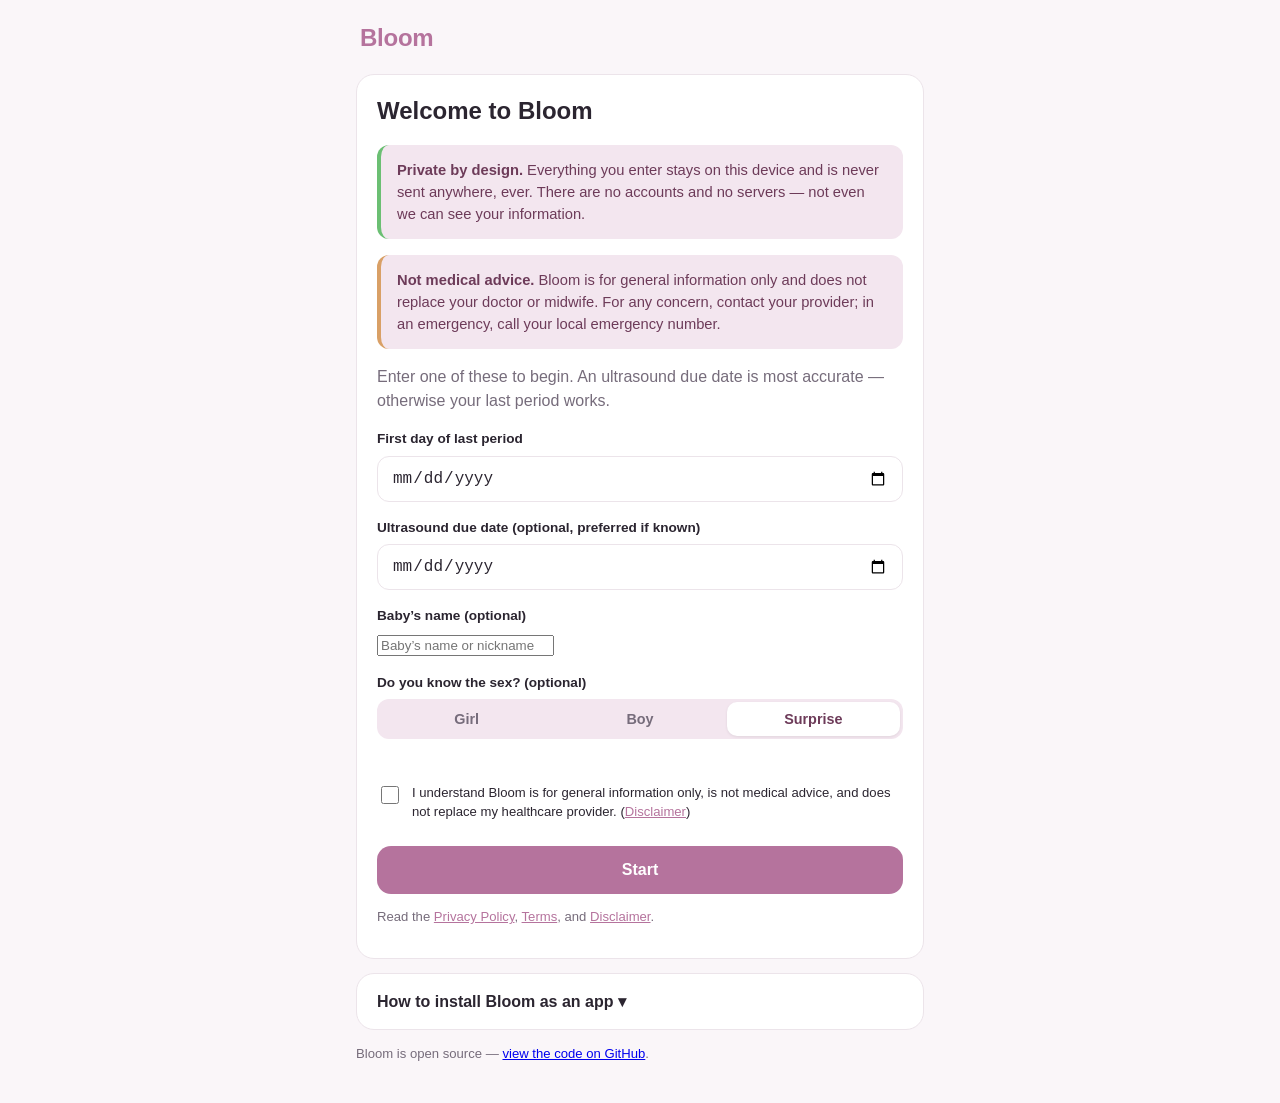
<file: index.html>
<!DOCTYPE html>
<html lang="en">
<head>
  <meta charset="UTF-8" />
  <meta name="viewport" content="width=device-width, initial-scale=1.0, viewport-fit=cover" />
  <title>Bloom</title>

  <link rel="manifest" href="manifest.json" />
  <meta name="theme-color" media="(prefers-color-scheme: light)" content="#b5739d" />
  <meta name="theme-color" media="(prefers-color-scheme: dark)" content="#18141a" />

  <meta name="apple-mobile-web-app-capable" content="yes" />
  <meta name="apple-mobile-web-app-status-bar-style" content="black-translucent" />
  <meta name="apple-mobile-web-app-title" content="Bloom" />
  <link rel="apple-touch-icon" href="icon-180.png" />

  <link rel="stylesheet" href="styles.css" />
</head>
<body>
  <div id="app"></div>

  <script src="weekContent.js"></script>
  <script src="foodDatabase.js"></script>
  <script src="logOptions.js"></script>
  <script src="symptomRelief.js"></script>
  <script src="listTemplates.js"></script>
  <script src="gestational.js"></script>
  <script src="charts.js"></script>
  <script src="db.js"></script>
  <script src="birthPlan.js"></script>
  <script src="app.js"></script>
  <script>
    if ('serviceWorker' in navigator) {
      window.addEventListener('load', async () => {
        try {
          const reg = await navigator.serviceWorker.register('sw.js');
          window.__bloomSW = reg;

          // Force an update check now, and hourly while the app stays open.
          reg.update().catch(() => {});
          setInterval(() => reg.update().catch(() => {}), 60 * 60 * 1000);

          const hadController = !!navigator.serviceWorker.controller;
          let banner = false;
          function showUpdateBanner() {
            if (banner) return;
            banner = true;
            const bar = document.createElement('div');
            bar.className = 'update-banner';
            const msg = document.createElement('span');
            msg.textContent = 'A new version of Bloom is ready.';
            const btn = document.createElement('button');
            btn.textContent = 'Refresh';
            btn.onclick = () => location.reload();
            bar.appendChild(msg);
            bar.appendChild(btn);
            document.body.appendChild(bar);
          }

          // A newly installed worker while one already controls the page = update.
          reg.addEventListener('updatefound', () => {
            const nw = reg.installing;
            if (!nw) return;
            nw.addEventListener('statechange', () => {
              if (nw.state === 'installed' && navigator.serviceWorker.controller) {
                showUpdateBanner();
              }
            });
          });
          navigator.serviceWorker.addEventListener('controllerchange', () => {
            if (hadController) showUpdateBanner();
          });
        } catch (e) {
          /* offline or unsupported — app still works */
        }
      });
    }
  </script>
</body>
</html>
</file>
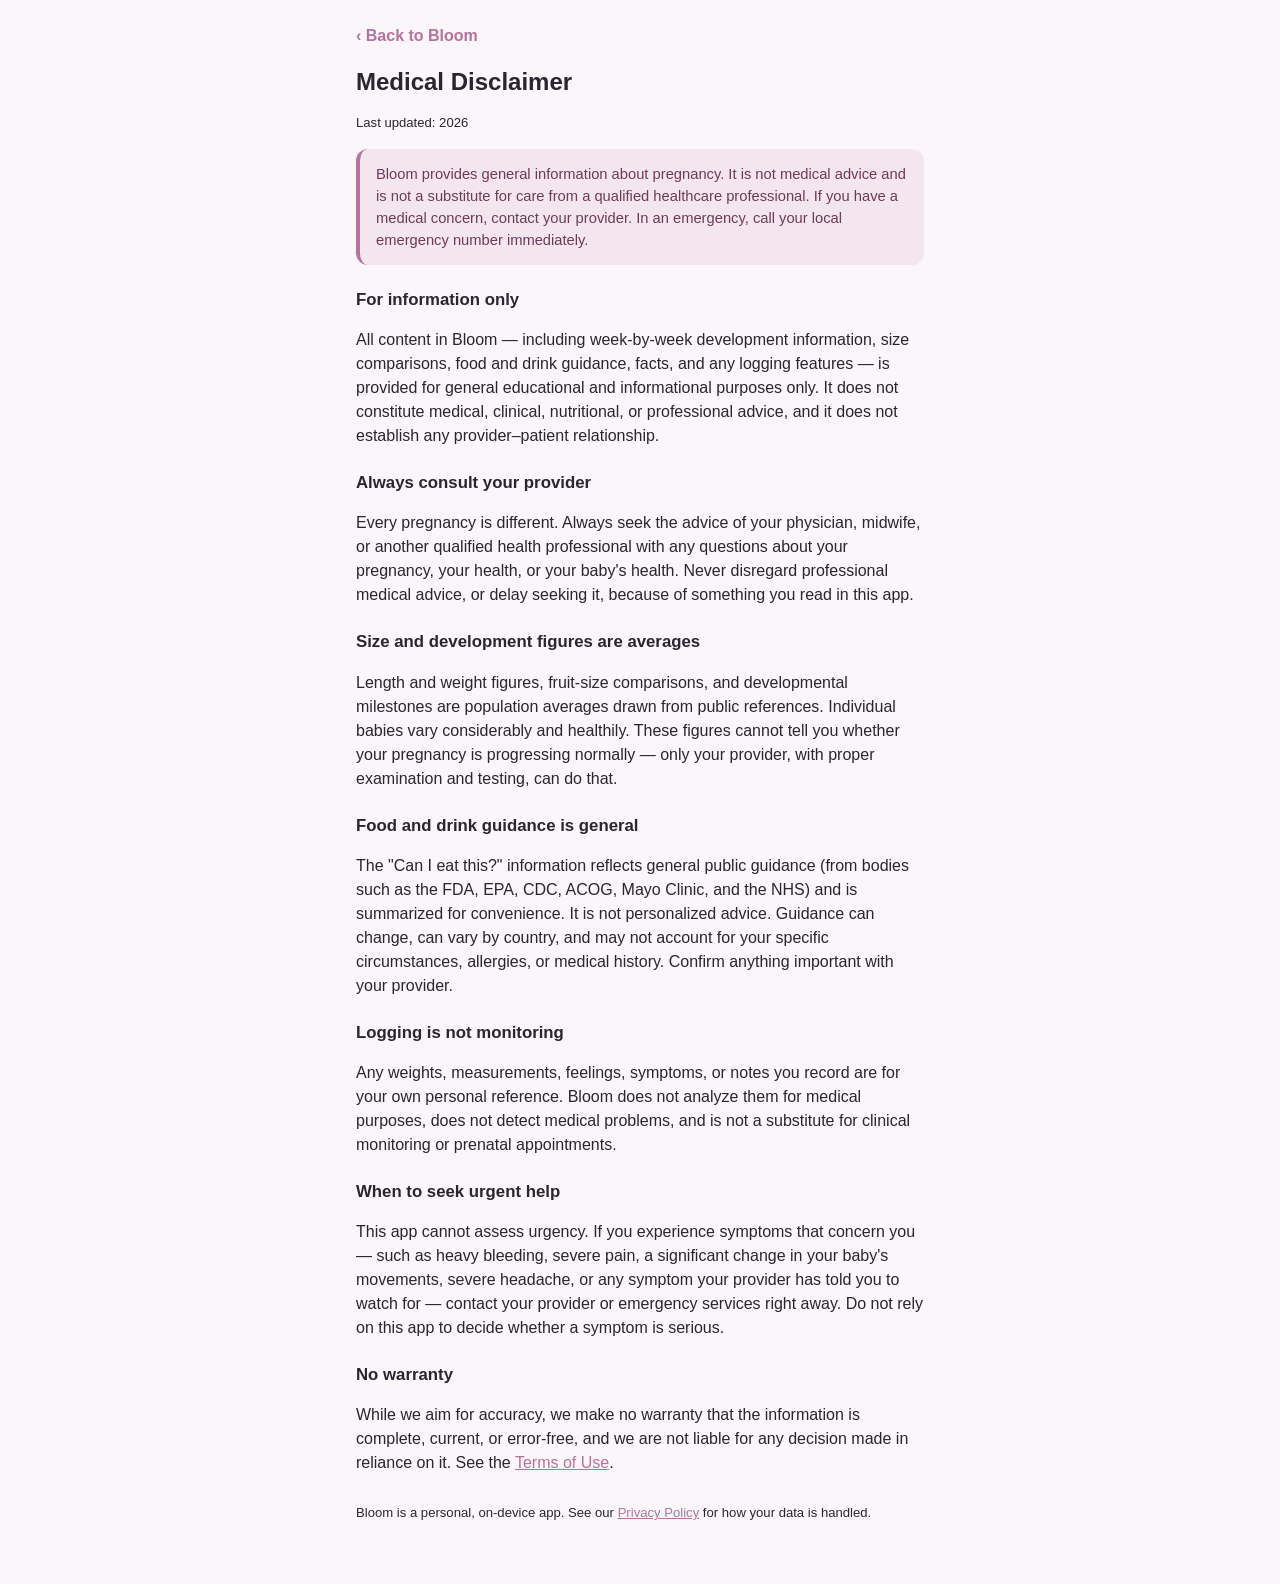
<file: disclaimer.html>
<!DOCTYPE html>
<html lang="en">
<head>
  <meta charset="UTF-8" />
  <meta name="viewport" content="width=device-width, initial-scale=1.0, viewport-fit=cover" />
  <title>Medical Disclaimer · Bloom</title>
  <link rel="stylesheet" href="styles.css" />
</head>
<body>
  <div class="wrap legal">
    <p><a class="back-link" href="index.html">‹ Back to Bloom</a></p>
    <h1>Medical Disclaimer</h1>
    <p class="muted small">Last updated: <span class="doc-date">2026</span></p>

    <div class="callout">
      Bloom provides general information about pregnancy. It is not medical
      advice and is not a substitute for care from a qualified healthcare
      professional. If you have a medical concern, contact your provider. In an
      emergency, call your local emergency number immediately.
    </div>

    <h2>For information only</h2>
    <p>
      All content in Bloom — including week-by-week development information, size
      comparisons, food and drink guidance, facts, and any logging features — is
      provided for general educational and informational purposes only. It does
      not constitute medical, clinical, nutritional, or professional advice, and
      it does not establish any provider–patient relationship.
    </p>

    <h2>Always consult your provider</h2>
    <p>
      Every pregnancy is different. Always seek the advice of your physician,
      midwife, or another qualified health professional with any questions about
      your pregnancy, your health, or your baby's health. Never disregard
      professional medical advice, or delay seeking it, because of something you
      read in this app.
    </p>

    <h2>Size and development figures are averages</h2>
    <p>
      Length and weight figures, fruit-size comparisons, and developmental
      milestones are population averages drawn from public references. Individual
      babies vary considerably and healthily. These figures cannot tell you
      whether your pregnancy is progressing normally — only your provider, with
      proper examination and testing, can do that.
    </p>

    <h2>Food and drink guidance is general</h2>
    <p>
      The "Can I eat this?" information reflects general public guidance (from
      bodies such as the FDA, EPA, CDC, ACOG, Mayo Clinic, and the NHS) and is
      summarized for convenience. It is not personalized advice. Guidance can
      change, can vary by country, and may not account for your specific
      circumstances, allergies, or medical history. Confirm anything important
      with your provider.
    </p>

    <h2>Logging is not monitoring</h2>
    <p>
      Any weights, measurements, feelings, symptoms, or notes you record are for
      your own personal reference. Bloom does not analyze them for medical
      purposes, does not detect medical problems, and is not a substitute for
      clinical monitoring or prenatal appointments.
    </p>

    <h2>When to seek urgent help</h2>
    <p>
      This app cannot assess urgency. If you experience symptoms that concern
      you — such as heavy bleeding, severe pain, a significant change in your
      baby's movements, severe headache, or any symptom your provider has told
      you to watch for — contact your provider or emergency services right away.
      Do not rely on this app to decide whether a symptom is serious.
    </p>

    <h2>No warranty</h2>
    <p>
      While we aim for accuracy, we make no warranty that the information is
      complete, current, or error-free, and we are not liable for any decision
      made in reliance on it. See the <a href="terms.html">Terms of Use</a>.
    </p>

    <p class="muted small footer-note">
      Bloom is a personal, on-device app. See our
      <a href="privacy.html">Privacy Policy</a> for how your data is handled.
    </p>
  </div>
</body>
</html>
</file>
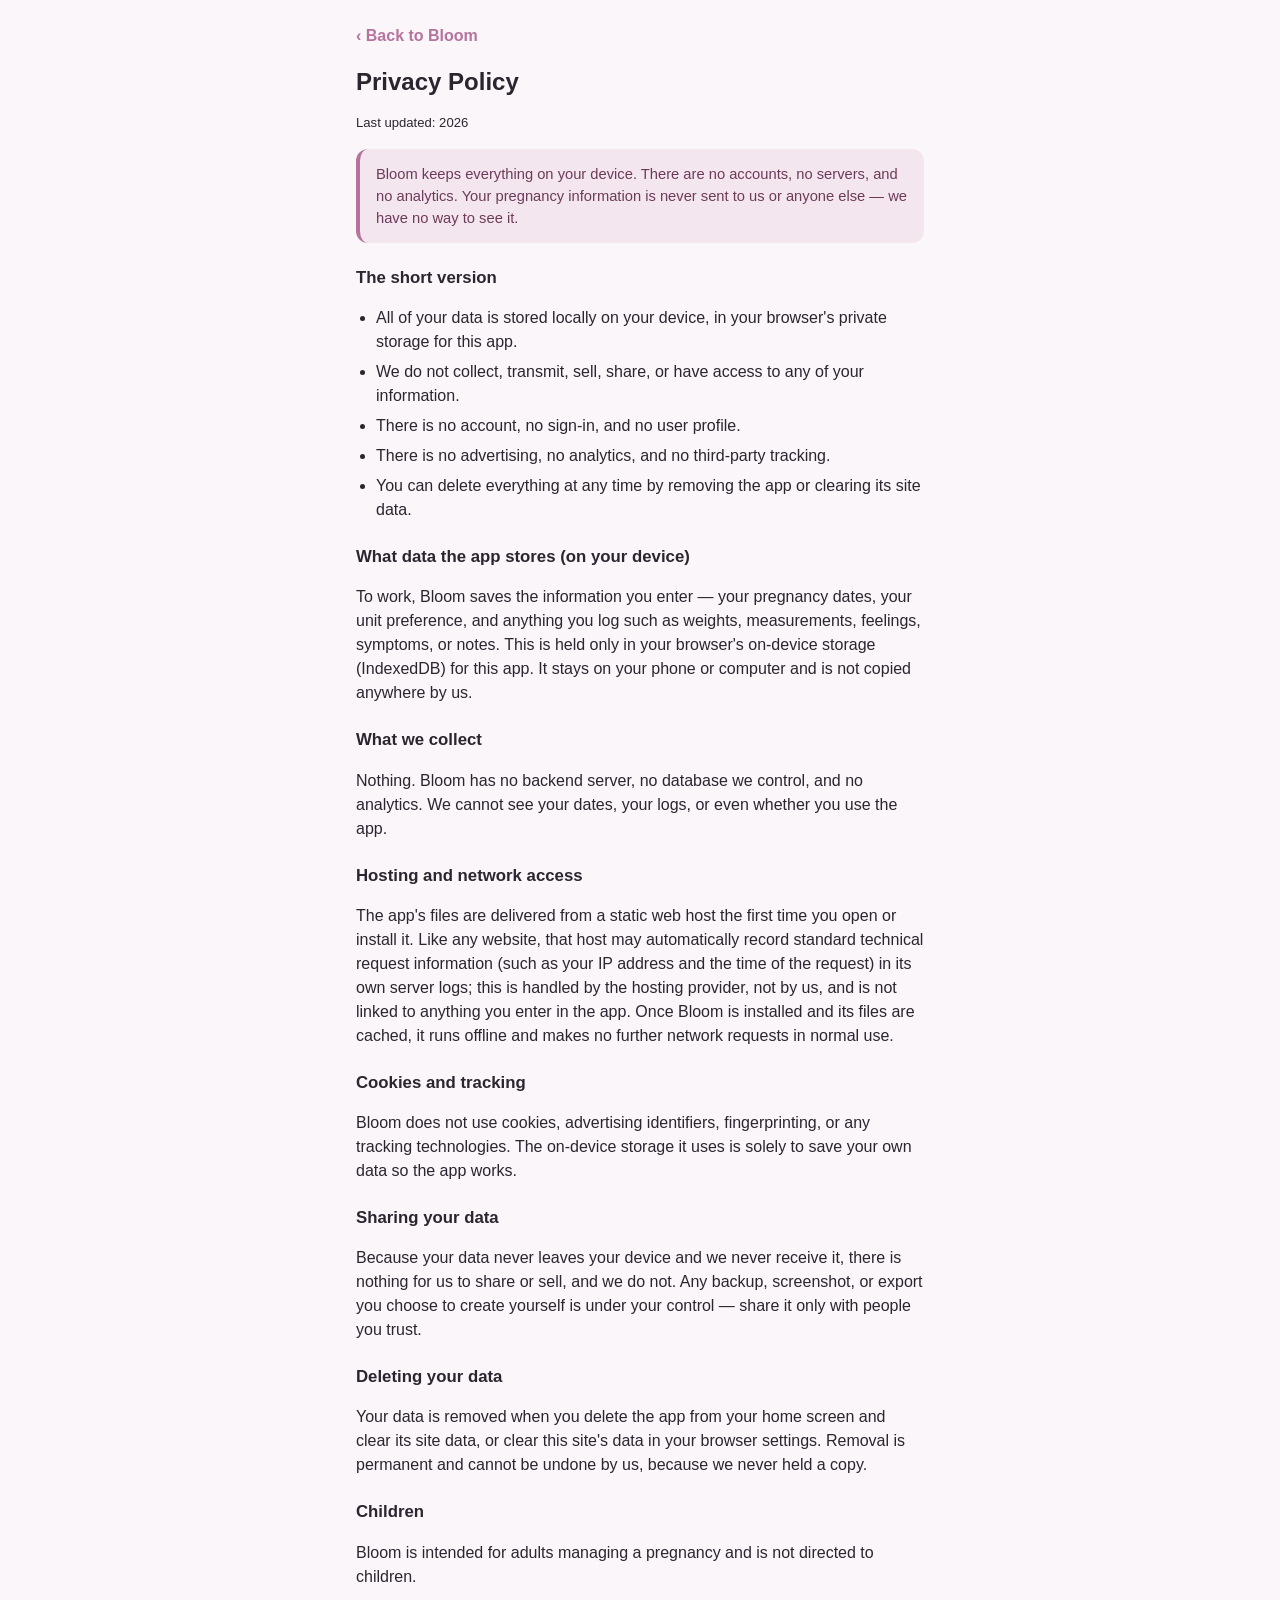
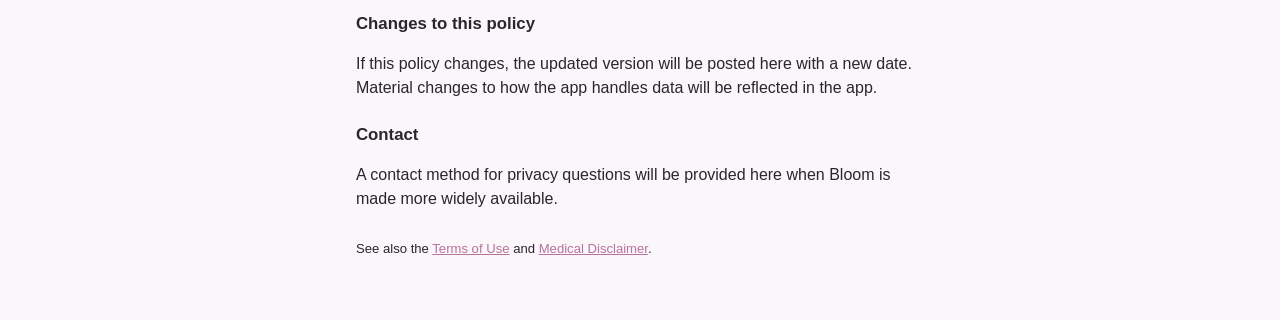
<file: privacy.html>
<!DOCTYPE html>
<html lang="en">
<head>
  <meta charset="UTF-8" />
  <meta name="viewport" content="width=device-width, initial-scale=1.0, viewport-fit=cover" />
  <title>Privacy Policy · Bloom</title>
  <link rel="stylesheet" href="styles.css" />
</head>
<body>
  <div class="wrap legal">
    <p><a class="back-link" href="index.html">‹ Back to Bloom</a></p>
    <h1>Privacy Policy</h1>
    <p class="muted small">Last updated: <span class="doc-date">2026</span></p>

    <div class="callout">
      Bloom keeps everything on your device. There are no accounts, no servers,
      and no analytics. Your pregnancy information is never sent to us or anyone
      else — we have no way to see it.
    </div>

    <h2>The short version</h2>
    <ul>
      <li>All of your data is stored locally on your device, in your browser's
        private storage for this app.</li>
      <li>We do not collect, transmit, sell, share, or have access to any of your
        information.</li>
      <li>There is no account, no sign-in, and no user profile.</li>
      <li>There is no advertising, no analytics, and no third-party tracking.</li>
      <li>You can delete everything at any time by removing the app or clearing
        its site data.</li>
    </ul>

    <h2>What data the app stores (on your device)</h2>
    <p>
      To work, Bloom saves the information you enter — your pregnancy dates, your
      unit preference, and anything you log such as weights, measurements,
      feelings, symptoms, or notes. This is held only in your browser's on-device
      storage (IndexedDB) for this app. It stays on your phone or computer and is
      not copied anywhere by us.
    </p>

    <h2>What we collect</h2>
    <p>
      Nothing. Bloom has no backend server, no database we control, and no
      analytics. We cannot see your dates, your logs, or even whether you use the
      app.
    </p>

    <h2>Hosting and network access</h2>
    <p>
      The app's files are delivered from a static web host the first time you
      open or install it. Like any website, that host may automatically record
      standard technical request information (such as your IP address and the
      time of the request) in its own server logs; this is handled by the hosting
      provider, not by us, and is not linked to anything you enter in the app.
      Once Bloom is installed and its files are cached, it runs offline and makes
      no further network requests in normal use.
    </p>

    <h2>Cookies and tracking</h2>
    <p>
      Bloom does not use cookies, advertising identifiers, fingerprinting, or any
      tracking technologies. The on-device storage it uses is solely to save your
      own data so the app works.
    </p>

    <h2>Sharing your data</h2>
    <p>
      Because your data never leaves your device and we never receive it, there
      is nothing for us to share or sell, and we do not. Any backup, screenshot,
      or export you choose to create yourself is under your control — share it
      only with people you trust.
    </p>

    <h2>Deleting your data</h2>
    <p>
      Your data is removed when you delete the app from your home screen and
      clear its site data, or clear this site's data in your browser settings.
      Removal is permanent and cannot be undone by us, because we never held a
      copy.
    </p>

    <h2>Children</h2>
    <p>
      Bloom is intended for adults managing a pregnancy and is not directed to
      children.
    </p>

    <h2>Changes to this policy</h2>
    <p>
      If this policy changes, the updated version will be posted here with a new
      date. Material changes to how the app handles data will be reflected in the
      app.
    </p>

    <h2>Contact</h2>
    <p>
      A contact method for privacy questions will be provided here when Bloom is
      made more widely available.
    </p>

    <p class="muted small footer-note">
      See also the <a href="terms.html">Terms of Use</a> and
      <a href="disclaimer.html">Medical Disclaimer</a>.
    </p>
  </div>
</body>
</html>
</file>
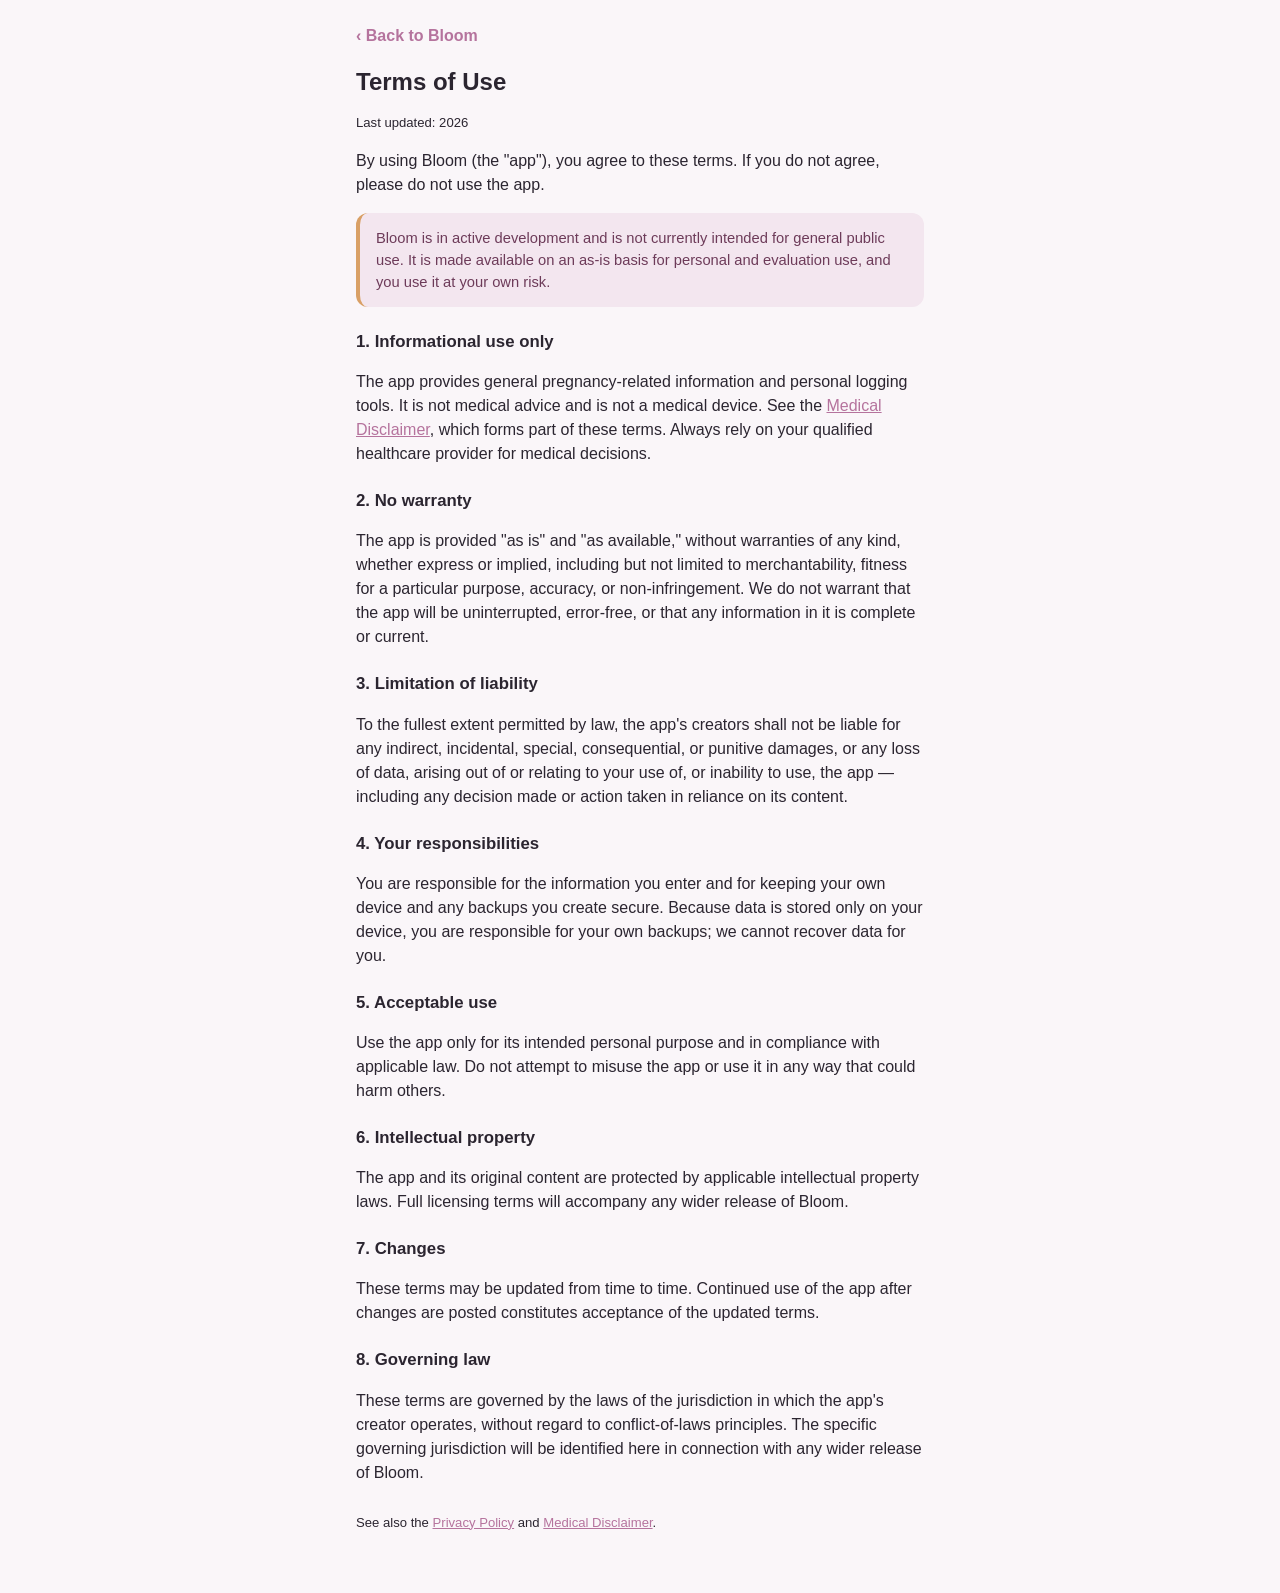
<file: terms.html>
<!DOCTYPE html>
<html lang="en">
<head>
  <meta charset="UTF-8" />
  <meta name="viewport" content="width=device-width, initial-scale=1.0, viewport-fit=cover" />
  <title>Terms of Use · Bloom</title>
  <link rel="stylesheet" href="styles.css" />
</head>
<body>
  <div class="wrap legal">
    <p><a class="back-link" href="index.html">‹ Back to Bloom</a></p>
    <h1>Terms of Use</h1>
    <p class="muted small">Last updated: <span class="doc-date">2026</span></p>

    <p>
      By using Bloom (the "app"), you agree to these terms. If you do not agree,
      please do not use the app.
    </p>

    <div class="callout callout-warn">
      Bloom is in active development and is not currently intended for general
      public use. It is made available on an as-is basis for personal and
      evaluation use, and you use it at your own risk.
    </div>

    <h2>1. Informational use only</h2>
    <p>
      The app provides general pregnancy-related information and personal logging
      tools. It is not medical advice and is not a medical device. See the
      <a href="disclaimer.html">Medical Disclaimer</a>, which forms part of these
      terms. Always rely on your qualified healthcare provider for medical
      decisions.
    </p>

    <h2>2. No warranty</h2>
    <p>
      The app is provided "as is" and "as available," without warranties of any
      kind, whether express or implied, including but not limited to merchantability,
      fitness for a particular purpose, accuracy, or non-infringement. We do not
      warrant that the app will be uninterrupted, error-free, or that any
      information in it is complete or current.
    </p>

    <h2>3. Limitation of liability</h2>
    <p>
      To the fullest extent permitted by law, the app's creators shall not be
      liable for any indirect, incidental, special, consequential, or punitive
      damages, or any loss of data, arising out of or relating to your use of, or
      inability to use, the app — including any decision made or action taken in
      reliance on its content.
    </p>

    <h2>4. Your responsibilities</h2>
    <p>
      You are responsible for the information you enter and for keeping your own
      device and any backups you create secure. Because data is stored only on
      your device, you are responsible for your own backups; we cannot recover
      data for you.
    </p>

    <h2>5. Acceptable use</h2>
    <p>
      Use the app only for its intended personal purpose and in compliance with
      applicable law. Do not attempt to misuse the app or use it in any way that
      could harm others.
    </p>

    <h2>6. Intellectual property</h2>
    <p>
      The app and its original content are protected by applicable intellectual
      property laws. Full licensing terms will accompany any wider release of
      Bloom.
    </p>

    <h2>7. Changes</h2>
    <p>
      These terms may be updated from time to time. Continued use of the app
      after changes are posted constitutes acceptance of the updated terms.
    </p>

    <h2>8. Governing law</h2>
    <p>
      These terms are governed by the laws of the jurisdiction in which the app's
      creator operates, without regard to conflict-of-laws principles. The
      specific governing jurisdiction will be identified here in connection with
      any wider release of Bloom.
    </p>

    <p class="muted small footer-note">
      See also the <a href="privacy.html">Privacy Policy</a> and
      <a href="disclaimer.html">Medical Disclaimer</a>.
    </p>
  </div>
</body>
</html>
</file>
<file: styles.css>
/* styles.css — Bloom PWA. Mauve theme matching the native app (seed #B5739D). */

:root {
  --bg: #faf6f9;
  --surface: #ffffff;
  --ink: #2b2530;
  --muted: #766c7b;
  --accent: #b5739d;
  --accent-soft: #f3e6ef;
  --accent-ink: #6d3b59;
  --line: #ece4ea;
  --good: #6bbf73;
  --error: #b3261e;
}

@media (prefers-color-scheme: dark) {
  :root {
    --bg: #18141a;
    --surface: #231d26;
    --ink: #f2ecf1;
    --muted: #b4a9b7;
    --accent: #cf93ba;
    --accent-soft: #36293340;
    --accent-ink: #e8c7dd;
    --line: #342c37;
  }
}

* { box-sizing: border-box; }

body {
  margin: 0;
  background: var(--bg);
  color: var(--ink);
  font-family: -apple-system, BlinkMacSystemFont, 'Segoe UI', Roboto, sans-serif;
  line-height: 1.5;
  padding: env(safe-area-inset-top) env(safe-area-inset-right)
    env(safe-area-inset-bottom) env(safe-area-inset-left);
}

.wrap {
  max-width: 600px;
  margin: 0 auto;
  padding: 8px 16px 24px;
}

/* Header */
.app-header {
  padding: 12px 4px 4px;
}
.app-title {
  font-size: 1.5rem;
  font-weight: 700;
  color: var(--accent);
  margin: 0;
  letter-spacing: -0.01em;
}

/* Cards */
.card {
  background: var(--surface);
  border: 1px solid var(--line);
  border-radius: 18px;
  padding: 18px 20px;
  margin: 14px 0;
}
.card-title {
  font-size: 0.78rem;
  text-transform: uppercase;
  letter-spacing: 0.05em;
  color: var(--muted);
  margin: 0 0 8px;
}

/* Hero */
.hero {
  text-align: center;
  background: linear-gradient(160deg, var(--accent-soft), var(--surface));
  border: none;
  padding-top: 26px;
  padding-bottom: 24px;
}
.hero-emoji { font-size: 4.5rem; line-height: 1; }
.hero-week {
  font-size: 1.7rem;
  font-weight: 700;
  margin-top: 8px;
}
.hero-fruit { color: var(--ink); margin-top: 2px; }
.hero-measure { color: var(--muted); font-size: 0.9rem; margin-top: 4px; }

.chip {
  display: inline-block;
  margin-top: 12px;
  padding: 5px 14px;
  background: var(--accent);
  color: #fff;
  border-radius: 999px;
  font-size: 0.8rem;
  font-weight: 600;
}

/* Progress */
.progress-row {
  display: flex;
  justify-content: space-between;
  font-weight: 600;
  margin-bottom: 8px;
}
.progress-track {
  height: 10px;
  background: var(--accent-soft);
  border-radius: 999px;
  overflow: hidden;
}
.progress-fill {
  height: 100%;
  background: var(--accent);
  border-radius: 999px;
  transition: width 0.4s ease;
}

/* Encouragement */
.encouragement {
  background: var(--accent-soft);
  border: none;
}
.encouragement p { margin: 0; color: var(--accent-ink); font-weight: 500; }

/* Facts */
.fact-text { margin: 0 0 6px; }
.fact-source { margin: 0 0 12px; }

/* Collapsible */
.collapsible { padding: 0; }
.collapsible-toggle {
  width: 100%;
  text-align: left;
  background: transparent;
  color: var(--ink);
  border: none;
  padding: 18px 20px;
  font-size: 1rem;
  font-weight: 600;
  cursor: pointer;
}
.collapsible-body { padding: 0 20px 18px; }
.collapsible-body p { margin: 0; }

/* Week nav */
.week-nav {
  display: flex;
  align-items: center;
  justify-content: space-between;
  gap: 12px;
  margin: 4px 0 0;
}
.nav-btn {
  width: 48px;
  height: 44px;
  border-radius: 12px;
  border: 1.5px solid var(--accent);
  background: transparent;
  color: var(--accent);
  font-size: 1.4rem;
  line-height: 1;
  cursor: pointer;
}
.nav-btn:disabled { opacity: 0.35; cursor: default; }

/* Setup */
.setup h2 { margin: 0 0 6px; }
.field-label {
  display: block;
  font-size: 0.85rem;
  font-weight: 600;
  margin: 16px 0 6px;
}
input[type="date"] {
  width: 100%;
  padding: 12px 14px;
  border: 1px solid var(--line);
  border-radius: 12px;
  font-size: 1rem;
  background: var(--surface);
  color: var(--ink);
}

/* Buttons */
button { font-family: inherit; }
.primary {
  width: 100%;
  margin-top: 20px;
  padding: 15px;
  border: none;
  border-radius: 14px;
  background: var(--accent);
  color: #fff;
  font-size: 1rem;
  font-weight: 600;
  cursor: pointer;
}
.primary:active { opacity: 0.85; }
.secondary {
  padding: 10px 16px;
  border: 1.5px solid var(--accent);
  border-radius: 12px;
  background: transparent;
  color: var(--accent);
  font-size: 0.9rem;
  font-weight: 600;
  cursor: pointer;
}

/* Text utilities */
.muted { color: var(--muted); }
.small { font-size: 0.82rem; }
.error { color: var(--error); font-size: 0.85rem; margin: 10px 0 0; min-height: 1em; }
.disclaimer { margin-top: 20px; text-align: center; }

/* Layout with bottom nav */
.content {
  padding-bottom: 72px;
}
.wrap {
  max-width: 600px;
  margin: 0 auto;
  padding: 8px 16px 24px;
}
.section-intro { margin: 0 0 4px 4px; }

/* Bottom tab bar */
.tabbar {
  position: fixed;
  left: 0;
  right: 0;
  bottom: 0;
  display: flex;
  background: var(--surface);
  border-top: 1px solid var(--line);
  padding-bottom: env(safe-area-inset-bottom);
  z-index: 50;
}
.nav-item {
  flex: 1;
  background: transparent;
  border: none;
  padding: 8px 4px 6px;
  display: flex;
  flex-direction: column;
  align-items: center;
  gap: 2px;
  color: var(--muted);
  cursor: pointer;
}
.nav-item.active { color: var(--accent); }
.nav-icon { display: flex; }
.nav-label { font-size: 0.7rem; font-weight: 600; }

/* Log: measurements */
.measure-head {
  display: flex;
  align-items: center;
  justify-content: space-between;
}
.measure-latest {
  font-size: 1.8rem;
  font-weight: 700;
  margin: 6px 0 10px;
}
.chart-canvas {
  width: 100%;
  height: 170px;
  display: block;
}

/* Food */
.food-search {
  width: 100%;
  padding: 13px 16px;
  border: 1px solid var(--line);
  border-radius: 14px;
  font-size: 1rem;
  background: var(--surface);
  color: var(--ink);
  margin: 6px 0 4px;
}
.food-card { padding: 0; overflow: hidden; }
.food-top { padding: 16px 18px; cursor: pointer; }
.food-card.safe { border-left: 5px solid var(--good); }
.food-card.caution { border-left: 5px solid #d9a066; }
.food-card.avoid { border-left: 5px solid var(--error); }
.food-head { display: flex; align-items: center; gap: 10px; flex-wrap: wrap; }
.food-name { font-weight: 700; font-size: 1.05rem; }
.food-summary { margin: 8px 0 0; }
.verdict-badge {
  font-size: 0.72rem;
  font-weight: 700;
  padding: 3px 9px;
  border-radius: 999px;
  color: #fff;
  white-space: nowrap;
}
.verdict-badge.safe { background: var(--good); }
.verdict-badge.caution { background: #d9a066; }
.verdict-badge.avoid { background: var(--error); }
.food-details {
  padding: 0 18px 16px;
  border-top: 1px solid var(--line);
  margin-top: 4px;
}
.food-details p { margin: 12px 0 0; }
.food-safewhen { color: var(--ink); }

/* Settings toggles */
.unit-row, .toggle-pair {
  display: flex;
  gap: 10px;
  margin-top: 4px;
}
.unit-btn {
  flex: 1;
  padding: 12px;
  border: 1.5px solid var(--line);
  border-radius: 12px;
  background: transparent;
  color: var(--ink);
  font-weight: 600;
  font-size: 0.9rem;
  cursor: pointer;
}
.unit-btn.active {
  border-color: var(--accent);
  background: var(--accent-soft);
  color: var(--accent-ink);
}

/* Modal */
.modal-overlay {
  position: fixed;
  inset: 0;
  background: rgba(0, 0, 0, 0.4);
  display: flex;
  align-items: center;
  justify-content: center;
  padding: 24px;
  z-index: 100;
}
.modal {
  background: var(--surface);
  border-radius: 18px;
  padding: 22px;
  width: 100%;
  max-width: 340px;
}
.modal h3 { margin: 0 0 16px; }
.modal-input-row {
  display: flex;
  align-items: center;
  gap: 10px;
  border: 1px solid var(--line);
  border-radius: 12px;
  padding: 4px 14px;
}
.modal-input-row input {
  flex: 1;
  border: none;
  background: transparent;
  color: var(--ink);
  font-size: 1.4rem;
  padding: 10px 0;
  outline: none;
  width: 100%;
}
.modal-unit { color: var(--muted); font-weight: 600; }
.modal-actions {
  display: flex;
  gap: 10px;
  margin-top: 20px;
}
.modal-actions button { flex: 1; }
.primary.compact { width: auto; margin-top: 0; padding: 12px; }

/* Toast */
.toast {
  position: fixed;
  left: 50%;
  bottom: 84px;
  transform: translateX(-50%) translateY(8px);
  background: var(--ink);
  color: var(--bg);
  padding: 10px 18px;
  border-radius: 999px;
  font-size: 0.88rem;
  font-weight: 600;
  opacity: 0;
  transition: opacity 0.2s, transform 0.2s;
  z-index: 120;
  pointer-events: none;
}
.toast.show { opacity: 0.95; transform: translateX(-50%) translateY(0); }

/* Week summary (log tab) */
.week-summary {
  display: flex;
  align-items: center;
  gap: 14px;
  background: var(--accent-soft);
  border: none;
}
.summary-emoji { font-size: 2rem; }
.summary-line { font-weight: 600; color: var(--accent-ink); }
.summary-sub { margin-top: 2px; }

/* Feeling/symptom chips */
.chip-group-title {
  font-size: 0.82rem;
  font-weight: 600;
  color: var(--muted);
  margin: 14px 0 8px;
}
.chip-group {
  display: flex;
  flex-wrap: wrap;
  gap: 8px;
}
.log-chip {
  border: none;
  border-radius: 999px;
  padding: 9px 14px;
  font-size: 0.88rem;
  font-weight: 600;
  cursor: pointer;
}
.tone-good { background: #ddeedd; color: #1e5128; }
.tone-neutral { background: var(--accent-soft); color: var(--accent-ink); }
.tone-tough { background: #f7e6d9; color: #7a4a2a; }
@media (prefers-color-scheme: dark) {
  .tone-good { background: #1f3322; color: #9fd6a6; }
  .tone-tough { background: #36301f; color: #e0c98a; }
}

/* Entry list (deletable) */
.entry-list { display: flex; flex-direction: column; }
.entry-row {
  display: flex;
  align-items: center;
  gap: 10px;
  padding: 9px 0;
  border-bottom: 1px solid var(--line);
}
.entry-row:last-child { border-bottom: none; }
.entry-dot {
  width: 10px;
  height: 10px;
  border-radius: 50%;
  flex: none;
}
.entry-dot.tone-good { background: var(--good); }
.entry-dot.tone-neutral { background: #b0b6bc; }
.entry-dot.tone-tough { background: #d9a066; }
.entry-label { flex: 1; }
.entry-delete {
  border: none;
  background: transparent;
  color: var(--muted);
  font-size: 1.3rem;
  line-height: 1;
  width: 32px;
  height: 32px;
  border-radius: 8px;
  cursor: pointer;
}
.entry-delete:active { background: var(--accent-soft); }

/* Setup acknowledgment */
.ack-row {
  display: flex;
  gap: 10px;
  align-items: flex-start;
  margin: 16px 0 4px;
  cursor: pointer;
}
.ack-row input { margin-top: 3px; flex: none; width: 18px; height: 18px; }
.ack-row a, .setup a, .link-row { color: var(--accent); }

/* Settings link list */
.link-list { margin-top: 10px; }
.link-row {
  display: block;
  padding: 12px 0;
  border-bottom: 1px solid var(--line);
  text-decoration: none;
  color: var(--accent);
  font-weight: 600;
}
.link-row:last-child { border-bottom: none; }

/* Legal pages */
.legal { padding-bottom: 48px; }
.legal h1 { font-size: 1.5rem; margin: 6px 0 4px; }
.legal h2 { font-size: 1.05rem; margin: 22px 0 6px; }
.legal p, .legal li { color: var(--ink); }
.legal ul { padding-left: 20px; }
.legal li { margin: 6px 0; }
.legal a { color: var(--accent); }
.back-link {
  text-decoration: none;
  color: var(--accent);
  font-weight: 600;
}
.callout {
  background: var(--accent-soft);
  border-left: 4px solid var(--accent);
  border-radius: 12px;
  padding: 14px 16px;
  margin: 16px 0;
  color: var(--accent-ink);
  font-size: 0.92rem;
}
.footer-note { margin-top: 28px; }

/* Callout variants on the setup screen */
.callout-privacy {
  border-left-color: var(--good);
  background: var(--accent-soft);
}
.callout-warn {
  border-left-color: #d9a066;
}
.callout strong { color: inherit; }

/* Tighter nav for five tabs */
.nav-item { padding: 8px 2px 6px; }
.nav-label { font-size: 0.66rem; }

/* Taller charts in Trends */
.chart-canvas.tall { height: 200px; }

/* Chart legend */
.chart-legend {
  display: flex;
  gap: 16px;
  margin-top: 10px;
  flex-wrap: wrap;
}
.legend-item {
  display: inline-flex;
  align-items: center;
  gap: 6px;
  font-size: 0.8rem;
  color: var(--muted);
}
.legend-dot {
  width: 12px;
  height: 12px;
  border-radius: 3px;
  display: inline-block;
}
.legend-dot.tone-good { background: var(--good); }
.legend-dot.tone-neutral { background: #b0b6bc; }
.legend-dot.tone-tough { background: #d9a066; }

/* Bump measurement help disclosure */
.measure-help-wrap { margin-top: 12px; border-top: 1px solid var(--line); }
.measure-help-toggle {
  width: 100%;
  text-align: left;
  background: transparent;
  border: none;
  color: var(--accent);
  font-weight: 600;
  font-size: 0.88rem;
  padding: 12px 0 4px;
  cursor: pointer;
}
.measure-help { padding: 4px 0 0; }
.measure-help ul { padding-left: 18px; margin: 8px 0; }
.measure-help li { margin: 6px 0; }

/* Tools hub */
.tool-list { display: flex; flex-direction: column; gap: 12px; margin-top: 6px; }
.tool-card {
  text-align: left;
  background: var(--surface);
  border: 1px solid var(--line);
  border-radius: 16px;
  padding: 18px 20px;
  cursor: pointer;
}
.tool-card:active { background: var(--accent-soft); }
.tool-card-title { font-weight: 700; font-size: 1.05rem; color: var(--ink); }
.tool-card-desc { margin-top: 4px; }

/* Tool header with back button */
.tool-header { display: flex; align-items: center; gap: 12px; }
.back-btn {
  border: none;
  background: transparent;
  color: var(--accent);
  font-weight: 600;
  font-size: 1rem;
  cursor: pointer;
  padding: 4px 6px 4px 0;
}
.tool-header .app-title { font-size: 1.2rem; }

/* Timer (contraction + kick) */
.timer-card { text-align: center; }
.timer-elapsed {
  font-size: 2.6rem;
  font-weight: 700;
  font-variant-numeric: tabular-nums;
  min-height: 1.2em;
  color: var(--accent);
}
.kick-count { color: var(--ink); }
.timer-button {
  width: 100%;
  margin: 14px 0 8px;
  padding: 20px;
  border: none;
  border-radius: 16px;
  background: var(--accent);
  color: #fff;
  font-size: 1.15rem;
  font-weight: 700;
  cursor: pointer;
}
.timer-button:active { opacity: 0.85; }
.timer-button.running { background: #c0556f; }
.timer-since, .timer-summary { min-height: 1em; }
.timer-summary { font-weight: 600; margin-bottom: 10px; }
.clear-btn { margin-top: 12px; }

/* Guidance card */
.guidance .card-title { margin-top: 14px; }
.guidance .card-title:first-child { margin-top: 0; }
.guidance p { margin: 6px 0; }

/* Birth plan */
.plan-chip {
  border: 1.5px solid var(--line);
  border-radius: 999px;
  padding: 9px 14px;
  font-size: 0.88rem;
  font-weight: 600;
  background: transparent;
  color: var(--ink);
  cursor: pointer;
}
.plan-chip.selected {
  border-color: var(--accent);
  background: var(--accent);
  color: #fff;
}
.plan-textarea {
  width: 100%;
  border: 1px solid var(--line);
  border-radius: 12px;
  padding: 12px 14px;
  font-family: inherit;
  font-size: 1rem;
  background: var(--surface);
  color: var(--ink);
  resize: vertical;
}

/* Checklists */
.check-row {
  display: flex;
  align-items: flex-start;
  gap: 10px;
  padding: 9px 0;
  border-bottom: 1px solid var(--line);
  cursor: pointer;
}
.check-row:last-child { border-bottom: none; }
.check-row input { margin-top: 2px; width: 18px; height: 18px; flex: none; }

/* Relief tips */
.relief-item { border-bottom: 1px solid var(--line); }
.relief-item:last-child { border-bottom: none; }
.relief-toggle {
  width: 100%;
  text-align: left;
  background: transparent;
  border: none;
  color: var(--ink);
  font-weight: 600;
  font-size: 0.92rem;
  padding: 12px 0;
  cursor: pointer;
}
.relief-list { margin: 4px 0 8px; padding-left: 18px; }
.relief-list li { margin: 6px 0; }
.relief-call {
  background: var(--accent-soft);
  border-radius: 10px;
  padding: 10px 12px;
  color: var(--accent-ink);
  margin: 4px 0 12px;
}

/* Doctor questions */
.q-input-row { display: flex; gap: 8px; margin-bottom: 6px; }
.q-input-row .food-search { margin: 0; }
.entry-label.done { text-decoration: line-through; color: var(--muted); }
.trend-disclosure { margin-top: 12px; border-top: 1px solid var(--line); }

/* ===== Segmented control (Log sub-tabs, gender picker) ===== */
.segmented {
  display: flex;
  background: var(--accent-soft);
  border-radius: 12px;
  padding: 3px;
  margin: 4px 0 14px;
}
.seg-btn {
  flex: 1;
  border: none;
  background: transparent;
  color: var(--muted);
  font-weight: 600;
  font-size: 0.9rem;
  padding: 9px 8px;
  border-radius: 10px;
  cursor: pointer;
}
.seg-btn.active {
  background: var(--surface);
  color: var(--accent-ink);
  box-shadow: 0 1px 3px rgba(0, 0, 0, 0.08);
}
.gender-seg { margin-top: 4px; }

/* ===== Gear button in header ===== */
.app-header.has-gear {
  display: flex;
  align-items: center;
  justify-content: space-between;
}
.gear-btn {
  border: none;
  background: transparent;
  color: var(--muted);
  cursor: pointer;
  padding: 6px;
  display: flex;
}
.gear-btn:active { color: var(--accent); }

/* ===== Lists tab ===== */
.add-list-card { margin-top: 16px; }
.list-card { padding: 0; overflow: hidden; }
.list-head {
  display: flex;
  align-items: center;
  justify-content: space-between;
  padding: 4px 8px 4px 4px;
}
.list-toggle {
  flex: 1;
  display: flex;
  align-items: center;
  gap: 10px;
  background: transparent;
  border: none;
  padding: 14px 12px;
  cursor: pointer;
  text-align: left;
  color: var(--ink);
}
.list-caret { color: var(--accent); font-size: 0.9rem; width: 14px; }
.list-name { font-weight: 700; font-size: 1.02rem; flex: 1; }
.list-count { font-variant-numeric: tabular-nums; }
.list-delete {
  border: none;
  background: transparent;
  color: var(--muted);
  font-size: 1rem;
  padding: 10px 12px;
  cursor: pointer;
}
.list-body { padding: 0 16px 14px; }
.list-add-row { margin-top: 10px; }
.list-add-input { margin: 0; }

/* ===== Calendar day strip ===== */
.cal-strip {
  background: var(--surface);
  border: 1px solid var(--line);
  border-radius: 16px;
  padding: 10px 8px;
  margin: 6px 0 8px;
}
.cal-header {
  display: flex;
  align-items: center;
  justify-content: space-between;
  padding: 0 6px 6px;
}
.cal-week-label { font-weight: 700; font-size: 0.9rem; }
.cal-nav {
  border: none;
  background: transparent;
  color: var(--accent);
  font-size: 1.3rem;
  line-height: 1;
  cursor: pointer;
  padding: 2px 10px;
}
.cal-nav:disabled { opacity: 0.3; }
.cal-days { display: flex; justify-content: space-between; gap: 3px; }
.cal-day {
  flex: 1;
  display: flex;
  flex-direction: column;
  align-items: center;
  gap: 3px;
  border: none;
  background: transparent;
  border-radius: 12px;
  padding: 7px 0;
  cursor: pointer;
  color: var(--ink);
}
.cal-dow { font-size: 0.66rem; color: var(--muted); font-weight: 600; }
.cal-date {
  font-size: 1rem;
  font-weight: 600;
  width: 30px;
  height: 30px;
  line-height: 30px;
  border-radius: 50%;
  text-align: center;
}
.cal-day.today .cal-date { box-shadow: inset 0 0 0 2px var(--accent); }
.cal-day.selected .cal-date { background: var(--accent); color: #fff; }
.cal-day.future { opacity: 0.4; }
.cal-day.future .cal-date { cursor: default; }

.day-label {
  font-weight: 600;
  margin: 0 0 8px 4px;
  color: var(--accent-ink);
}

/* ===== Hero name + gender chip ===== */
.hero-name {
  font-size: 1.25rem;
  font-weight: 700;
  color: var(--accent-ink);
  margin-top: 2px;
}
.hero-chips {
  display: flex;
  gap: 8px;
  justify-content: center;
  flex-wrap: wrap;
  margin-top: 12px;
}
.gender-chip {
  background: var(--surface);
  color: var(--accent-ink);
  border: 1px solid var(--line);
}
.gender-chip.girl { background: #fbe6f0; color: #9c3b6b; border-color: #f3c9dd; }
.gender-chip.boy { background: #e3edfb; color: #2f5b9c; border-color: #c9dcf3; }
@media (prefers-color-scheme: dark) {
  .gender-chip.girl { background: #3a2330; color: #f3c9dd; border-color: #5a3247; }
  .gender-chip.boy { background: #1f2c3f; color: #c9dcf3; border-color: #324a6a; }
  .gender-chip { background: var(--surface); }
}

/* ===== Emoji on chips and entries ===== */
.chip-emoji { margin-right: 6px; }
.entry-emoji { width: 22px; text-align: center; flex: none; font-size: 1.05rem; }

/* ===== New-week celebration ===== */
.celebrate-layer {
  position: fixed;
  inset: 0;
  z-index: 200;
  pointer-events: none;
  overflow: hidden;
  transition: opacity 0.6s ease;
}
.celebrate-layer.fade { opacity: 0; }
.celebrate-banner {
  position: absolute;
  top: 38%;
  left: 50%;
  transform: translateX(-50%);
  text-align: center;
  background: var(--surface);
  border-radius: 18px;
  padding: 18px 26px;
  box-shadow: 0 10px 40px rgba(0, 0, 0, 0.18);
  animation: pop 0.5s ease;
}
.celebrate-week { font-size: 1.8rem; font-weight: 800; color: var(--accent); }
.celebrate-sub { color: var(--ink); margin-top: 2px; }
.celebrate-drop {
  position: absolute;
  top: -8%;
  animation-name: fall;
  animation-timing-function: linear;
  animation-iteration-count: 1;
}
@keyframes fall {
  to { transform: translateY(120vh) rotate(220deg); }
}
@keyframes pop {
  0% { transform: translateX(-50%) scale(0.6); opacity: 0; }
  100% { transform: translateX(-50%) scale(1); opacity: 1; }
}

/* ===== Kick counter: footprints + last session ===== */
.footprints {
  display: flex;
  flex-wrap: wrap;
  justify-content: center;
  gap: 4px;
  margin: 10px 0 6px;
}
.footprint {
  font-size: 1.15rem;
  opacity: 0.22;
  filter: grayscale(1);
  transition: opacity 0.2s ease, transform 0.2s ease;
}
.footprint.on {
  opacity: 1;
  filter: none;
  transform: scale(1.12);
}
.kick-last-grid {
  display: grid;
  grid-template-columns: repeat(4, 1fr);
  gap: 8px;
  text-align: center;
}
.kl-val { font-weight: 700; font-size: 0.95rem; }
.kl-key { margin-top: 2px; }

/* ===== Contraction: summary grid, timeline, table ===== */
.summary-grid,
.measure-stats {
  display: flex;
  justify-content: space-around;
  text-align: center;
  gap: 8px;
  margin: 8px 0 4px;
}
.sg-val,
.ms-val { font-weight: 700; font-size: 1.15rem; color: var(--accent-ink); font-variant-numeric: tabular-nums; }
.sg-key,
.ms-key { margin-top: 2px; }
.contraction-flag {
  color: #9c3b6b;
  font-weight: 600;
  background: #fbe6f0;
  border-radius: 10px;
  padding: 8px 10px;
  margin-top: 8px;
}
@media (prefers-color-scheme: dark) {
  .contraction-flag { background: #3a2330; color: #f3c9dd; }
}
.contraction-canvas { width: 100%; height: 84px; display: block; }
.timeline-legend { display: flex; align-items: center; gap: 4px; margin-top: 8px; }
.legend-swatch {
  display: inline-block;
  width: 14px;
  height: 10px;
  border-radius: 3px;
  vertical-align: middle;
}
.legend-swatch.contraction { background: var(--accent); }
.legend-swatch.rest { background: var(--accent-soft); }

/* ===== Data tables (contractions, weight, bump) ===== */
.data-table {
  width: 100%;
  border-collapse: collapse;
  font-size: 0.9rem;
  margin-top: 6px;
}
.data-table th {
  text-align: left;
  font-weight: 600;
  color: var(--muted);
  font-size: 0.78rem;
  text-transform: uppercase;
  letter-spacing: 0.03em;
  padding: 4px 6px;
  border-bottom: 1px solid var(--line);
}
.data-table td {
  padding: 7px 6px;
  border-bottom: 1px solid var(--line);
  font-variant-numeric: tabular-nums;
}
.data-table tr:last-child td { border-bottom: none; }
.td-change { color: var(--muted); }

/* ===== Weight stats: height + start weight row ===== */
.height-row {
  display: flex;
  align-items: center;
  gap: 8px;
  flex-wrap: wrap;
  margin: 6px 0 2px;
}
.height-val { font-weight: 600; }
.height-sep { margin-left: 10px; }
.link-btn {
  border: none;
  background: transparent;
  color: var(--accent);
  font-weight: 600;
  cursor: pointer;
  padding: 2px 4px;
}
.measure-table-holder { margin-top: 10px; }

/* multi-field modal row (height ft/in) */
.modal-input-row input { min-width: 0; }

/* ===== Today tracker card (home page) ===== */
.today-card .today-rows { display: flex; flex-direction: column; }
.today-row {
  display: flex;
  align-items: center;
  gap: 10px;
  padding: 9px 0;
  border-bottom: 1px solid var(--line);
}
.today-row:last-child { border-bottom: none; }
.today-label { width: 84px; flex: none; font-weight: 600; color: var(--accent-ink); }
.today-value { flex: 1; min-width: 0; }
.today-num { font-weight: 700; font-variant-numeric: tabular-nums; }
.today-feels { color: var(--ink); line-height: 1.5; word-break: break-word; }
.today-log-btn {
  flex: none;
  border: 1px solid var(--accent);
  background: transparent;
  color: var(--accent);
  font-weight: 600;
  font-size: 0.82rem;
  border-radius: 999px;
  padding: 5px 12px;
  cursor: pointer;
}
.today-log-btn:active { background: var(--accent-soft); }
.today-picker { padding: 6px 0 2px; }
.today-kick-toggle { margin-top: 4px; }
.kick-time-chips { display: flex; flex-wrap: wrap; gap: 6px; padding: 6px 0; }
.kick-time-chip {
  background: var(--accent-soft);
  color: var(--accent-ink);
  border-radius: 8px;
  padding: 4px 8px;
  font-size: 0.8rem;
  font-variant-numeric: tabular-nums;
}

/* ===== In-app update banner + settings row ===== */
.update-banner {
  position: fixed;
  left: 12px;
  right: 12px;
  bottom: calc(72px + env(safe-area-inset-bottom, 0px));
  z-index: 300;
  background: var(--accent);
  color: #fff;
  border-radius: 14px;
  padding: 12px 14px;
  display: flex;
  align-items: center;
  gap: 12px;
  box-shadow: 0 8px 30px rgba(0, 0, 0, 0.22);
}
.update-banner span { flex: 1; font-size: 0.92rem; }
.update-banner button {
  flex: none;
  border: none;
  background: #fff;
  color: var(--accent-ink);
  font-weight: 700;
  border-radius: 999px;
  padding: 7px 16px;
  cursor: pointer;
}
.update-row {
  display: flex;
  align-items: center;
  gap: 10px;
  flex-wrap: wrap;
  margin-top: 6px;
}
.update-status { font-variant-numeric: tabular-nums; }

/* ===== Size-comparison art (custom image overrides emoji) ===== */
.hero-art {
  width: 96px;
  height: 96px;
  object-fit: contain;
  display: block;
  margin: 0 auto;
}
.theme-seg { margin-top: 4px; }

/* --- Birth plan --- */
.bp-intro { background: var(--accent-soft); border-color: transparent; }
.bp-encourage { color: var(--accent-ink); font-size: 15px; line-height: 1.55; margin: 0 0 8px; }
.bp-section { padding-top: 14px; }
.bp-head { display: flex; align-items: center; gap: 10px; }
.bp-title { flex: 1 1 auto; margin: 0; }
.bp-qbtn {
  flex: 0 0 auto; width: 27px; height: 27px; border-radius: 50%;
  border: 1.5px solid var(--accent); background: var(--surface); color: var(--accent);
  font-size: 15px; font-weight: 700; line-height: 1; cursor: pointer; padding: 0; font-family: inherit;
}
.bp-qbtn.on { background: var(--accent); color: #fff; }
.bp-blurb { margin: 7px 0 10px; }
.bp-questions { background: var(--accent-soft); border-radius: 12px; padding: 11px 13px; margin: 4px 0 12px; }
.bp-q-intro { margin: 0 0 6px; color: var(--accent-ink); font-weight: 600; font-size: 13px; }
.bp-q-list { margin: 0; padding-left: 18px; }
.bp-q-list li { margin: 6px 0; color: var(--ink); font-size: 13.5px; line-height: 1.45; }
.bp-list { margin: 4px 0 12px; }
.bp-row { display: flex; align-items: flex-start; gap: 8px; padding: 9px 0; border-top: 1px solid var(--line); }
.bp-row:first-child { border-top: none; }
.bp-row-main { flex: 1 1 auto; min-width: 0; display: flex; flex-direction: column; gap: 5px; }
.bp-row-label { color: var(--accent-ink); font-size: 14.5px; line-height: 1.4; font-weight: 600; }
.bp-row-label::before { content: "\2713"; color: var(--accent); font-weight: 700; margin-right: 8px; }
.bp-why {
  align-self: flex-start; background: none; border: none; padding: 0; cursor: pointer;
  color: var(--accent); font-size: 12px; font-weight: 600; font-family: inherit;
}
.bp-info {
  margin: 2px 0 0; padding: 9px 11px; background: var(--accent-soft);
  border-radius: 9px; color: var(--muted); font-size: 12.5px; line-height: 1.5; font-weight: 400;
}
.bp-del {
  flex: 0 0 auto; width: 32px; height: 32px; border: none; border-radius: 50%;
  background: var(--accent-soft); color: var(--accent-ink); font-size: 19px; line-height: 1;
  cursor: pointer; padding: 0; transition: background .12s, color .12s;
}
.bp-del:hover { background: var(--accent); color: #fff; }
.bp-empty { color: var(--muted); font-size: 13px; font-style: italic; margin: 6px 0 12px; }
.bp-add { display: flex; flex-direction: column; gap: 8px; }
.bp-select {
  width: 100%; appearance: none; -webkit-appearance: none;
  border: 1.5px solid var(--accent); border-radius: 12px; padding: 11px 38px 11px 14px;
  font-family: inherit; font-size: 16px; font-weight: 600; color: var(--accent-ink);
  background-color: var(--surface);
  background-image: url("data:image/svg+xml,%3Csvg xmlns='http://www.w3.org/2000/svg' width='12' height='8' viewBox='0 0 12 8'%3E%3Cpath fill='%23b5739d' d='M1 1l5 5 5-5'/%3E%3C/svg%3E");
  background-repeat: no-repeat; background-position: right 14px center; cursor: pointer;
}
.bp-add-input { padding: 10px 12px; }
.bp-preview { width: 100%; font-family: ui-monospace, Menlo, Consolas, monospace; font-size: 12.5px; line-height: 1.5; white-space: pre; }
.bp-preview-actions { display: flex; gap: 10px; align-items: center; margin-top: 10px; flex-wrap: wrap; }
.bp-preview-btn { width: 100%; margin-top: 4px; }
.ghost-btn { background: none; border: 1px solid var(--line); color: var(--ink); border-radius: 10px; padding: 10px 14px; cursor: pointer; font-family: inherit; font-size: 14px; }

@media (prefers-color-scheme: dark) {
  .bp-select {
    background-image: url("data:image/svg+xml,%3Csvg xmlns='http://www.w3.org/2000/svg' width='12' height='8' viewBox='0 0 12 8'%3E%3Cpath fill='%23cf93ba' d='M1 1l5 5 5-5'/%3E%3C/svg%3E");
  }
}

/* --- Baby mode --- */
.arrive-card, .welcome-card { background: var(--accent-soft); border-color: transparent; }
.arrive-card .primary, .arrive-card .secondary { margin-top: 8px; }
.status-line { margin: 6px 0; font-size: 15px; color: var(--ink); }
.baby-grid { display: grid; grid-template-columns: 1fr 1fr; gap: 10px; margin: 8px 0; }
.baby-btn {
  min-height: 62px; border: none; border-radius: 14px; background: var(--accent-soft);
  color: var(--accent-ink); font-family: inherit; font-size: 16px; font-weight: 700;
  cursor: pointer; padding: 8px;
}
.baby-btn.suggest { outline: 2px solid var(--accent); }
.baby-btn.full { grid-column: 1 / -1; }
.baby-caption { margin: 2px 0 4px; font-size: 12.5px; color: var(--muted); text-align: center; }
.diaper-row { display: grid; grid-template-columns: repeat(3, 1fr); gap: 8px; margin-bottom: 4px; }
.diaper-row .baby-btn { min-height: 52px; }
.timer-card { background: var(--accent-soft); border-radius: 14px; padding: 14px; margin: 8px 0; text-align: center; }
.timer-title { font-weight: 700; color: var(--accent-ink); margin: 0 0 2px; font-size: 15px; }
.timer-big { font-size: 30px; font-weight: 700; color: var(--accent-ink); font-variant-numeric: tabular-nums; margin: 2px 0; }
.timer-sub { font-size: 12.5px; color: var(--muted); margin: 0 0 8px; }
.adjust-row { display: flex; gap: 8px; justify-content: center; margin: 4px 0 10px; flex-wrap: wrap; }
.adjust-btn {
  border: 1px solid var(--line); background: var(--surface); color: var(--ink);
  border-radius: 10px; padding: 7px 12px; font-family: inherit; font-size: 13px; cursor: pointer;
}
.timer-actions { display: flex; gap: 8px; justify-content: center; flex-wrap: wrap; }
.stepper { display: flex; align-items: center; gap: 14px; justify-content: center; margin: 10px 0; }
.step-btn {
  width: 46px; height: 46px; border-radius: 50%; border: none; background: var(--accent);
  color: #fff; font-size: 22px; line-height: 1; cursor: pointer; padding: 0;
}
.step-val { min-width: 90px; text-align: center; font-size: 20px; font-weight: 700; color: var(--accent-ink); font-variant-numeric: tabular-nums; }
.panel { border-top: 1px solid var(--line); padding-top: 10px; margin-top: 10px; }
.panel-actions { display: flex; gap: 8px; justify-content: center; margin-top: 8px; }
.pump-seg { margin: 4px auto 2px; }
.day-nav { display: flex; align-items: center; justify-content: space-between; margin: 4px 0 12px; }
.day-arrow {
  width: 44px; height: 44px; border-radius: 12px; border: 1px solid var(--line);
  background: var(--surface); color: var(--ink); font-size: 20px; cursor: pointer;
}
.day-arrow:disabled { opacity: 0.35; }
.day-label { font-weight: 700; color: var(--ink); font-size: 15px; }
.evt-row { display: flex; align-items: center; gap: 10px; padding: 10px 0; border-top: 1px solid var(--line); }
.evt-row:first-of-type { border-top: none; }
.evt-dot { width: 10px; height: 10px; border-radius: 50%; flex: 0 0 auto; }
.dot-nurse { background: #b5739d; }
.dot-bottle { background: #7fa7d9; }
.dot-pump { background: #9b8fd0; }
.dot-sleep { background: #6d87b8; }
.dot-diaper { background: #d9a066; }
.evt-main { flex: 1 1 auto; min-width: 0; }
.evt-time { display: block; font-size: 12px; color: var(--muted); }
.evt-desc { display: block; font-size: 15px; color: var(--ink); font-weight: 600; }
.evt-del {
  flex: 0 0 auto; width: 32px; height: 32px; border: none; border-radius: 50%;
  background: var(--accent-soft); color: var(--accent-ink); font-size: 19px; line-height: 1;
  cursor: pointer; padding: 0; transition: background .12s, color .12s;
}
.evt-del:hover { background: var(--accent); color: #fff; }
.armed { background: #c0555f !important; color: #fff !important; border-color: #c0555f !important; }
.growth-pair { display: flex; gap: 10px; }
.growth-pair input { flex: 1 1 0; }
.backup-actions { display: flex; gap: 8px; flex-wrap: wrap; margin: 6px 0; }
.backup-status { min-height: 16px; margin: 4px 0 0; }
.stage-switch { margin-top: 8px; }

/* --- Baby mode: day editor & settings links --- */
.card-head { display: flex; align-items: center; justify-content: space-between; gap: 10px; }
.card-head .card-title { margin: 0; }
.type-seg { margin: 4px 0 10px; }
.evt-edit { cursor: pointer; }
.preg-links { display: flex; flex-wrap: wrap; gap: 8px; margin: 4px 0 8px; }

/* --- Baby mode: nursing sessions, trends, foods --- */
.nurse-btn {
  min-height: 62px; border: 2px solid var(--line); border-radius: 14px;
  background: var(--surface); color: var(--accent-ink); font-family: inherit;
  font-size: 16px; font-weight: 700; cursor: pointer;
  font-variant-numeric: tabular-nums; padding: 8px;
}
.nurse-btn.running { background: var(--accent); border-color: var(--accent); color: #fff; }
.timer-card .baby-grid { margin: 6px 0 4px; }
.start-clock { font-size: 13px; color: var(--muted); align-self: center; }
.legend-row { display: flex; flex-wrap: wrap; gap: 6px 12px; margin-top: 10px; }
.legend-item { display: inline-flex; align-items: center; gap: 5px; font-size: 12px; color: var(--muted); }
.legend-dot { width: 9px; height: 9px; border-radius: 50%; display: inline-block; }
.trend-seg { margin: 2px 0 10px; }
.week-grid { width: 100%; }
.dot-activity { background: #6fae85; }
.dot-solid { background: #c9a24f; }
.food-chips { display: flex; flex-wrap: wrap; gap: 8px; }
.chip {
  border: 1px solid var(--line); background: var(--surface); color: var(--ink);
  border-radius: 999px; padding: 7px 12px; font-family: inherit; font-size: 13.5px; cursor: pointer;
}
.chip:active { background: var(--accent-soft); }
</file>
